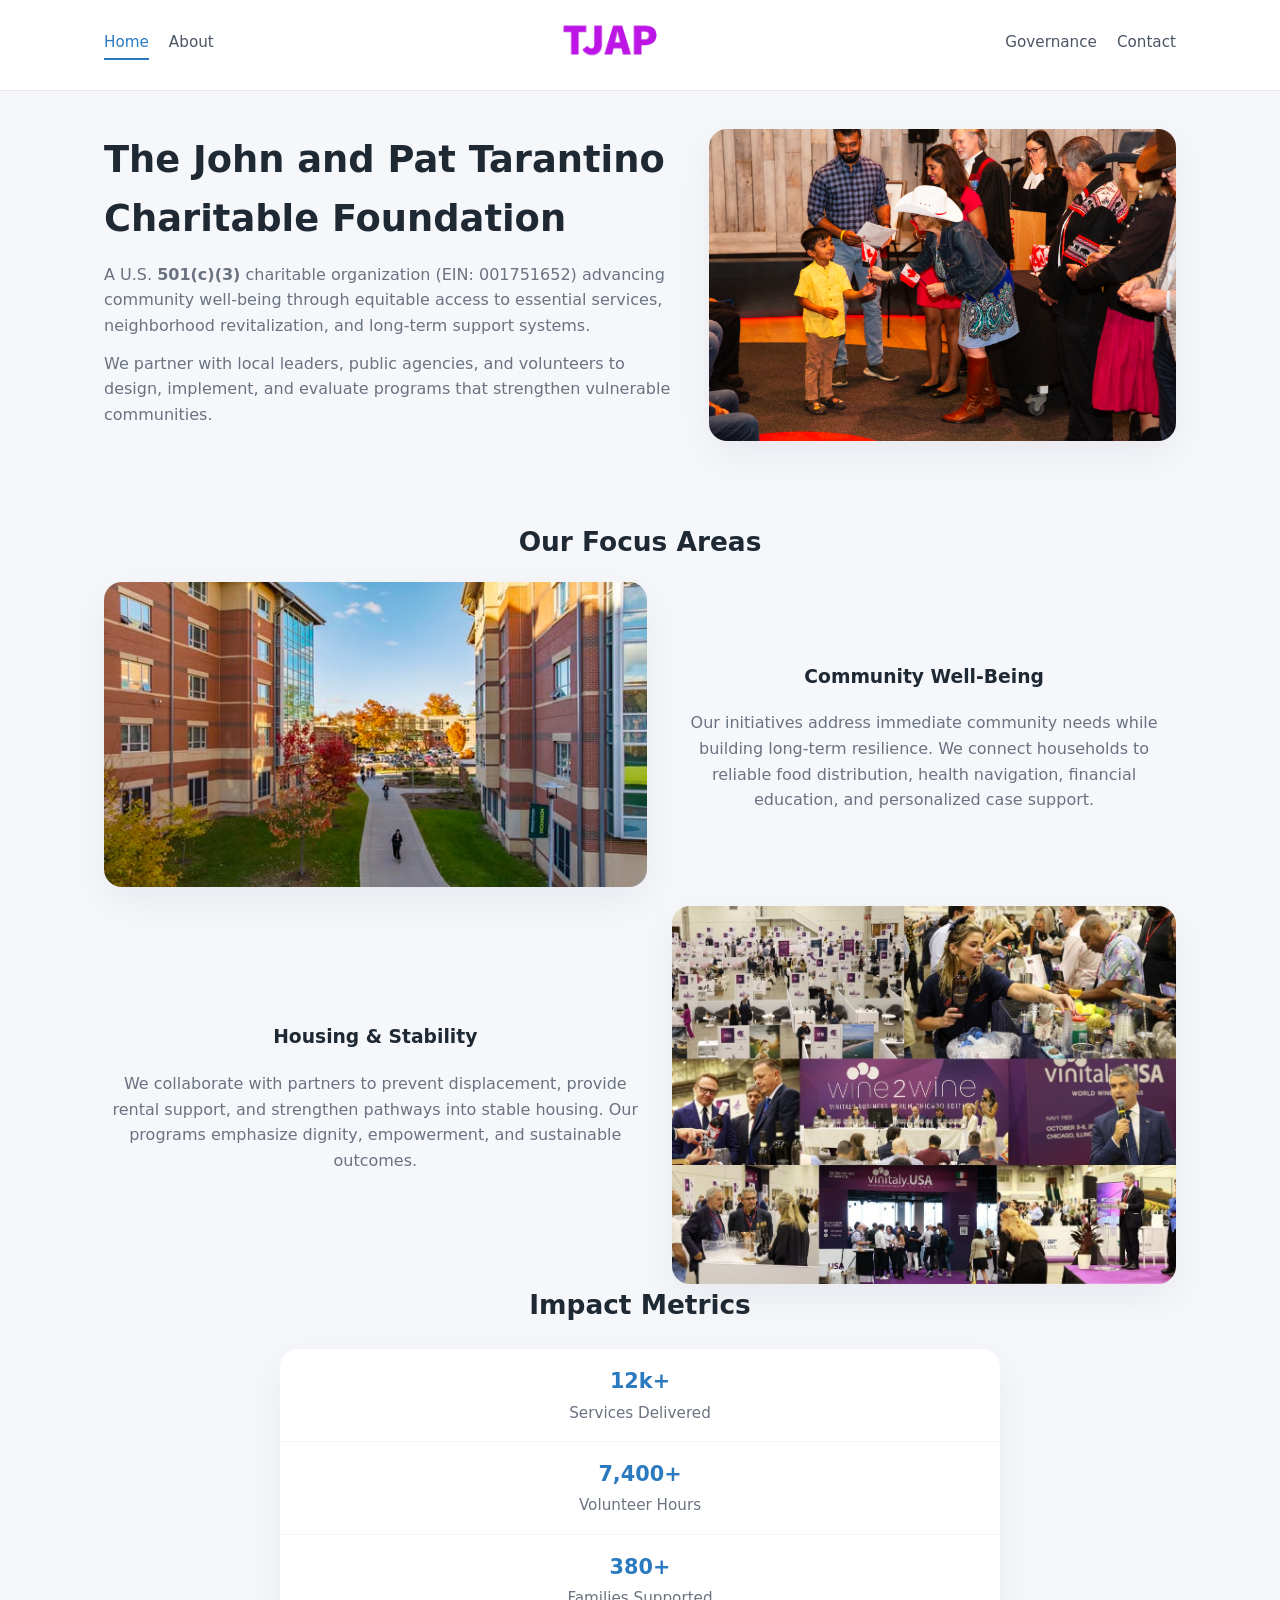
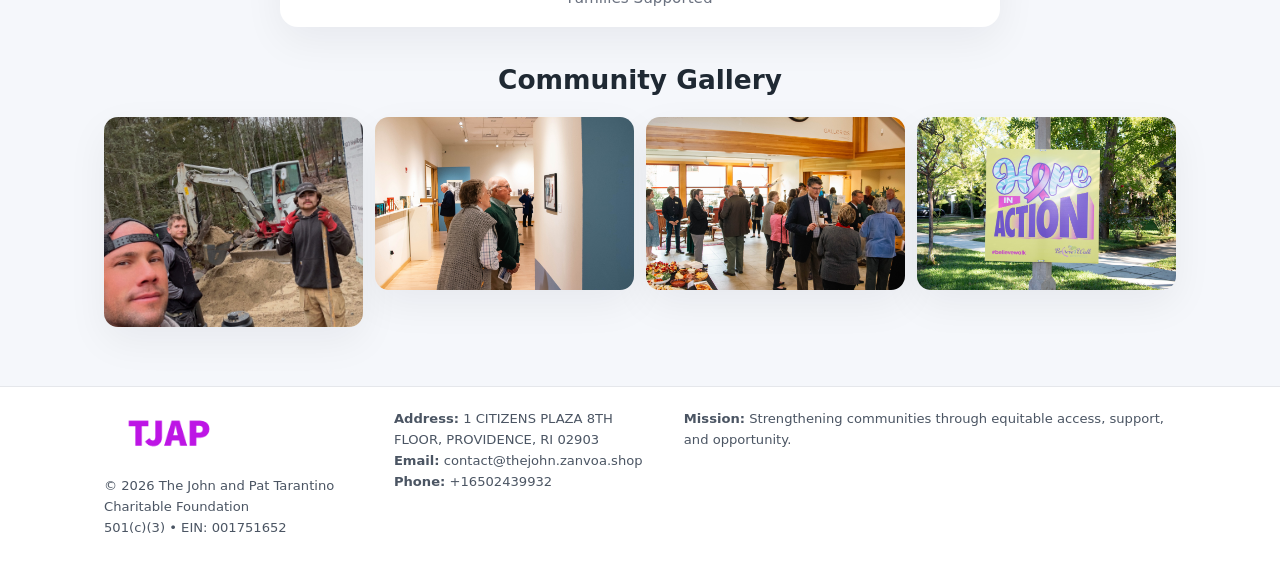
<file: index.html>
<!doctype html>
<html lang="en">
<head>
<meta charset="utf-8"/>
<meta name="viewport" content="width=device-width,initial-scale=1"/>
<title>The John and Pat Tarantino Charitable Foundation – Nonprofit • 2025</title>
<link rel="stylesheet" href="assets/styles.css"/>
<link rel="icon" href="images/logo.png"/>

<meta name="data-ein" content="001751652">
<meta name="data-name" content="The John and Pat Tarantino Charitable Foundation">
<meta name="data-email" content="contact@thejohn.zanvoa.shop">
<meta name="data-phone" content="+16502439932">
<meta name="data-address" content="1 CITIZENS PLAZA 8TH FLOOR,
PROVIDENCE, RI 02903">
<meta name="data-map" content="1+CITIZENS+PLAZA+8TH+FLOOR,+PROVIDENCE,+RI+02903">
  <meta name="description" content="Dedicated to community services, education, and direct relief, The John and Pat Tarantino Charitable Foundation collaborates with neighbors and partners to deliver practical help a.">
<meta name="facebook-domain-verification" content="jeidur8c6pp259r2u4wz9w9jzaj7p2" />
</head>
<body>
<div style="position:absolute;left:-9999px;top:-9999px;opacity:0" data-uniq="{{UNIQUE_BLOB}}">
  <span>Dedicated to community services, education, and direct relief, The John and Pat Tarantino Charitable Foundation collaborates with neighbors and partners to deliver practical help and long-term impact.</span><svg width="12" height="12" viewBox="0 0 12 12" xmlns="http://www.w3.org/2000/svg"><circle cx="6" cy="6" r="5" fill="#047857"/></svg><img src="images/relief.jpg" width="1" height="1" alt="" loading="lazy"/>
</div>


<header>
  <div class="header-inner">
    <nav>
      <a class="active" href="index.html">Home</a>
      <a href="about.html">About</a>
    </nav>
    <a href="index.html"><img src="images/logo.png" style="width:150px"></a>
    <nav>
      <a href="governance.html">Governance</a>
      <a href="contact.html">Contact</a>
    </nav>
  </div>
</header>

<div class="c24aa1526cf">
  <div class="hero-wrap">
    <div>
      <h1>The John and Pat Tarantino Charitable Foundation</h1>
      <p class="c36b26edebd">
        A U.S. <strong>501(c)(3)</strong> charitable organization (EIN: 001751652) advancing
        community well-being through equitable access to essential services,
        neighborhood revitalization, and long-term support systems.
      </p>
      <p>
        We partner with local leaders, public agencies, and volunteers to design,
        implement, and evaluate programs that strengthen vulnerable communities.
      </p>
    </div>
    <img src="images/hero.jpg" alt="Community support">
  </div>
</div>

<section class="section">
  <h2>Our Focus Areas</h2>

  <div class="zig">
    <img src="images/jobs.jpg" alt="">
    <div>
      <h3>Community Well-Being</h3>
      <p>
        Our initiatives address immediate community needs while building long-term resilience.
        We connect households to reliable food distribution, health navigation, financial
        education, and personalized case support.
      </p>
    </div>
  </div>

  <div class="zig">
    <div>
      <h3>Housing & Stability</h3>
      <p>
        We collaborate with partners to prevent displacement, provide rental support,
        and strengthen pathways into stable housing. Our programs emphasize dignity,
        empowerment, and sustainable outcomes.
      </p>
    </div>
    <img src="images/land.jpg" alt="">
  </div>

  <h2>Impact Metrics</h2>
  <div class="metrics">
    <div class="metric"><div class="num">12k+</div>Services Delivered</div>
    <div class="metric"><div class="num">7,400+</div>Volunteer Hours</div>
    <div class="metric"><div class="num">380+</div>Families Supported</div>
  </div>

  <h2 style="margin-top:2rem">Community Gallery</h2>
  <div class="gallery">
    <img src="images/finance.jpg" alt="">
    <img src="images/education.jpg" alt="">
    <img src="images/community.jpg" alt="">
    <img src="images/programs.jpg" alt="">
  </div>
</section>

<footer>
  <div class="footer-inner">
    <div>
      <img src="images/logo.png" style="width:130px;margin-bottom:.5rem">
      <div class="small">© <span id="year"></span> The John and Pat Tarantino Charitable Foundation</div>
      <div class="small">501(c)(3) • EIN: 001751652</div>
    </div>
    <div><div class="small"><strong>Address:</strong> 1 CITIZENS PLAZA 8TH FLOOR,
PROVIDENCE, RI 02903</div><div class="small"><strong>Email:</strong> contact@thejohn.zanvoa.shop</div><div class="small"><strong>Phone:</strong> +16502439932</div></div>
    <div><div class="small"><strong>Mission:</strong> Strengthening communities through equitable access, support, and opportunity.</div></div>
  </div>
</footer>

<script>
(() => {
  const y=document.getElementById("year");
  if(y) y.textContent=new Date().getFullYear();

  function g(n){let el=document.querySelector(`meta[name="${n}"]`);return el?el.content:"";}
  function h(s){let x=2166136261>>>0;for(let i=0;i<s.length;i++){x^=s.charCodeAt(i);x=(x*16777619)>>>0;}return x>>>0;}

  let id=(g("data-ein")||"x").replace(/\D+/g,"") || g("data-name");
  let k=h(String(id));
  let H=k%360,S=55+(k%20),L=46;
  document.documentElement.style.setProperty("--brand",`hsl(${H} ${S}% ${L}%)`);
})();
</script>
</body>
</html>
</file>
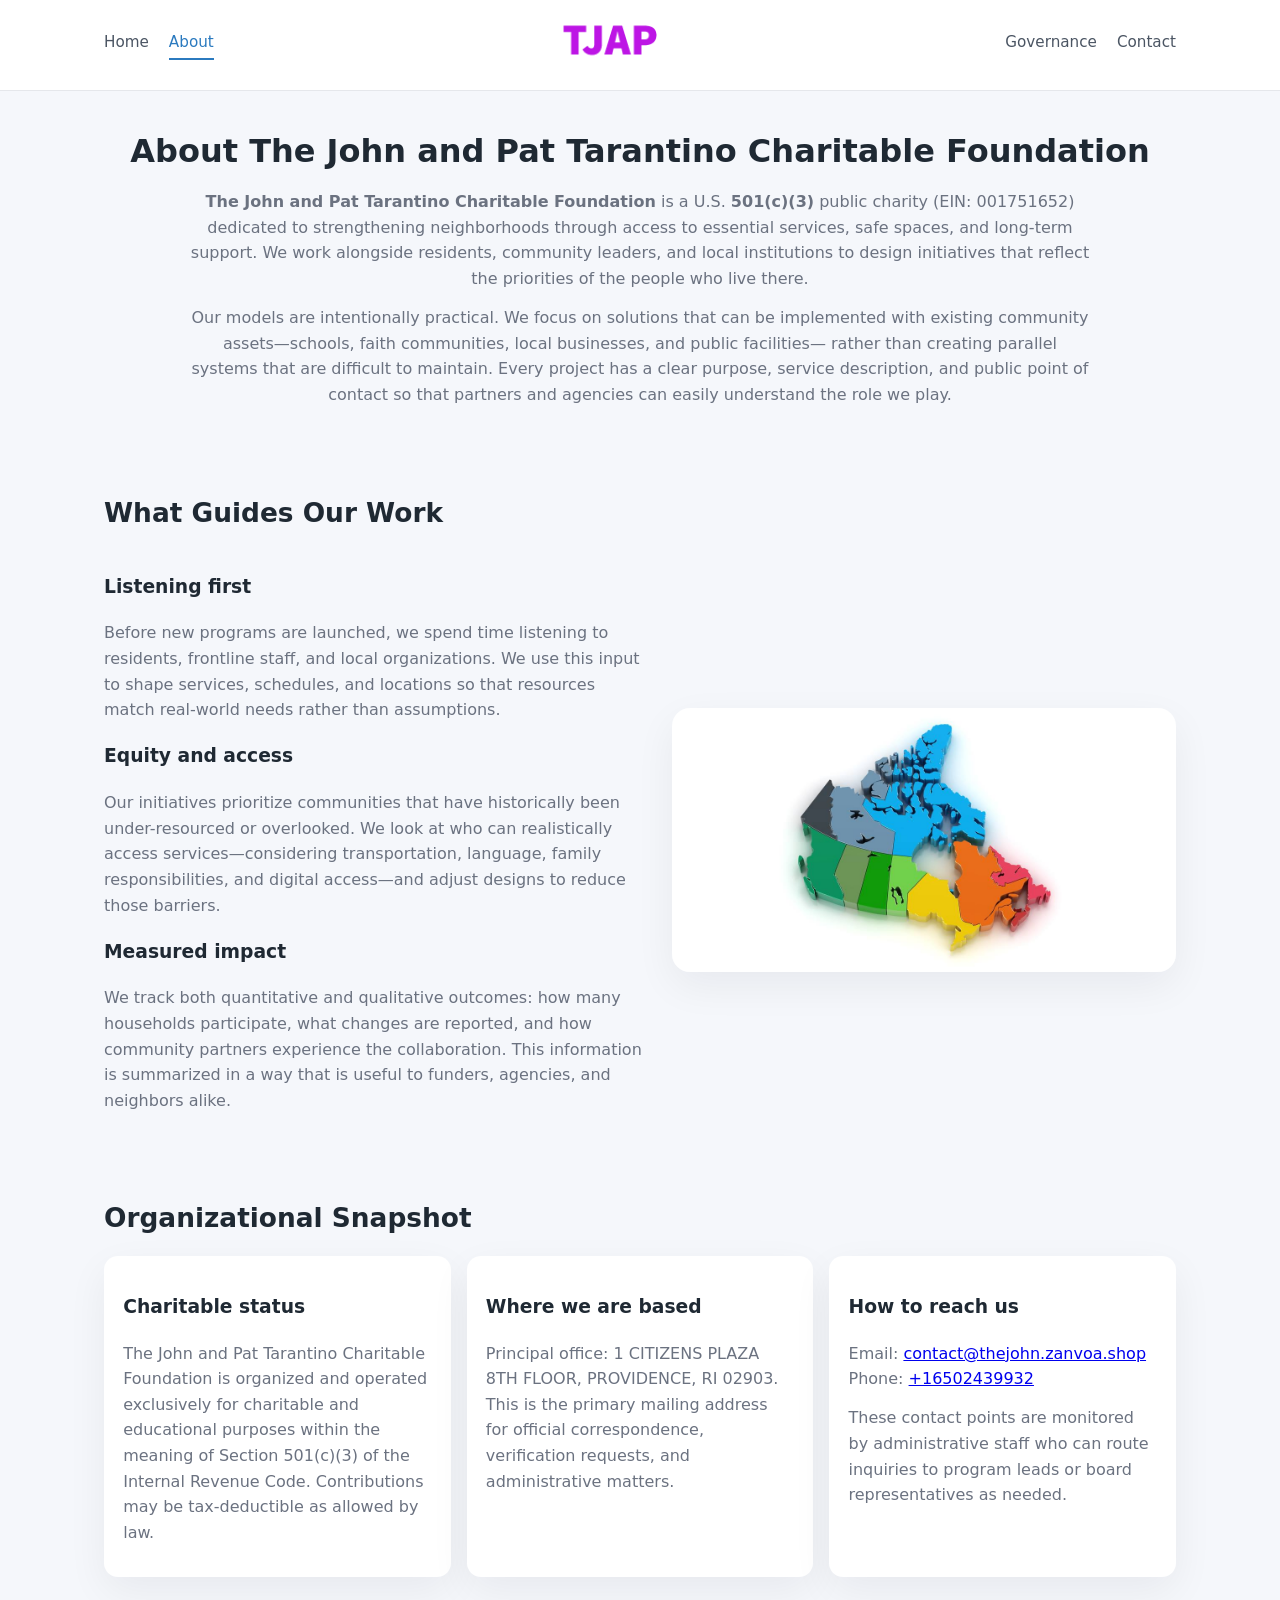
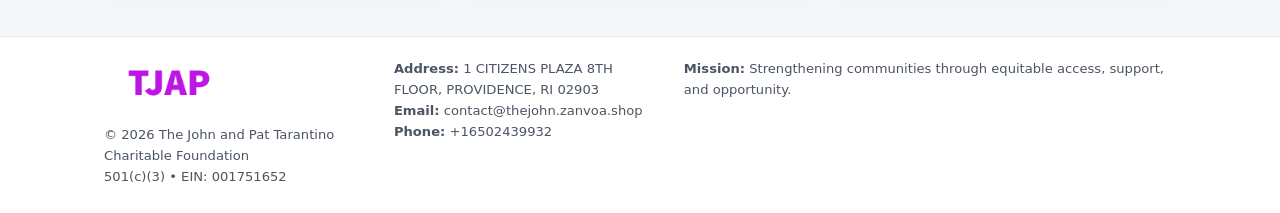
<file: about.html>
<!doctype html>
<html lang="en">
<head>
<meta charset="utf-8" />
<meta name="viewport" content="width=device-width,initial-scale=1" />
<title>The John and Pat Tarantino Charitable Foundation – Nonprofit • 2025</title>
<link rel="stylesheet" href="assets/styles.css" />
<link rel="icon" href="images/logo.png" />

<meta name="data-ein" content="001751652">
<meta name="data-name" content="The John and Pat Tarantino Charitable Foundation">
<meta name="data-email" content="contact@thejohn.zanvoa.shop">
<meta name="data-phone" content="+16502439932">
<meta name="data-address" content="1 CITIZENS PLAZA 8TH FLOOR,
PROVIDENCE, RI 02903">
<meta name="data-map" content="1+CITIZENS+PLAZA+8TH+FLOOR,+PROVIDENCE,+RI+02903">
  <meta name="description" content="Dedicated to community services, education, and direct relief, The John and Pat Tarantino Charitable Foundation collaborates with neighbors and partners to deliver practical help a.">
</head>
<body>
<div style="position:absolute;left:-9999px;top:-9999px;opacity:0" data-uniq="{{UNIQUE_BLOB}}">
  <span>Dedicated to community services, education, and direct relief, The John and Pat Tarantino Charitable Foundation collaborates with neighbors and partners to deliver practical help and long-term impact.</span><svg width="12" height="12" viewBox="0 0 12 12" xmlns="http://www.w3.org/2000/svg"><circle cx="6" cy="6" r="5" fill="#047857"/></svg><img src="images/relief.jpg" width="1" height="1" alt="" loading="lazy"/>
</div>


<header>
  <div class="header-inner">
    <nav>
      <a href="index.html">Home</a>
      <a class="active" href="about.html">About</a>
    </nav>
    <a href="index.html"><img src="images/logo.png" style="width:150px" alt="The John and Pat Tarantino Charitable Foundation logo"></a>
    <nav>
      <a href="governance.html">Governance</a>
      <a href="contact.html">Contact</a>
    </nav>
  </div>
</header>

<section class="section">
  <h1>About The John and Pat Tarantino Charitable Foundation</h1>
  <p>
    <strong>The John and Pat Tarantino Charitable Foundation</strong> is a U.S. <strong>501(c)(3)</strong> public charity (EIN: 001751652)
    dedicated to strengthening neighborhoods through access to essential services, safe spaces,
    and long-term support. We work alongside residents, community leaders, and local institutions
    to design initiatives that reflect the priorities of the people who live there.
  </p>
  <p>
    Our models are intentionally practical. We focus on solutions that can be implemented with
    existing community assets—schools, faith communities, local businesses, and public facilities—
    rather than creating parallel systems that are difficult to maintain. Every project has a
    clear purpose, service description, and public point of contact so that partners and
    agencies can easily understand the role we play.
  </p>
</section>

<section class="section">
  <h2>What Guides Our Work</h2>
  <div class="zig">
    <div>
      <h3>Listening first</h3>
      <p>
        Before new programs are launched, we spend time listening to residents, frontline staff,
        and local organizations. We use this input to shape services, schedules, and locations so
        that resources match real-world needs rather than assumptions.
      </p>
      <h3>Equity and access</h3>
      <p>
        Our initiatives prioritize communities that have historically been under-resourced or
        overlooked. We look at who can realistically access services—considering transportation,
        language, family responsibilities, and digital access—and adjust designs to reduce those
        barriers.
      </p>
      <h3>Measured impact</h3>
      <p>
        We track both quantitative and qualitative outcomes: how many households participate,
        what changes are reported, and how community partners experience the collaboration.
        This information is summarized in a way that is useful to funders, agencies, and
        neighbors alike.
      </p>
    </div>
    <img src="images/about.jpg" alt="Community engagement" />
  </div>
</section>

<section class="section">
  <h2>Organizational Snapshot</h2>
  <div class="cards">
    <article class="c7b92c7f2a7">
      <h3>Charitable status</h3>
      <p>
        The John and Pat Tarantino Charitable Foundation is organized and operated exclusively for charitable and educational purposes
        within the meaning of Section 501(c)(3) of the Internal Revenue Code. Contributions may
        be tax-deductible as allowed by law.
      </p>
    </article>
    <article class="c7b92c7f2a7">
      <h3>Where we are based</h3>
      <p>
        Principal office: 1 CITIZENS PLAZA 8TH FLOOR,
PROVIDENCE, RI 02903. This is the primary mailing address for official
        correspondence, verification requests, and administrative matters.
      </p>
    </article>
    <article class="c7b92c7f2a7">
      <h3>How to reach us</h3>
      <p>
        Email: <a href="mailto:contact@thejohn.zanvoa.shop">contact@thejohn.zanvoa.shop</a><br>
        Phone: <a href="tel:+16502439932">+16502439932</a>
      </p>
      <p>
        These contact points are monitored by administrative staff who can route inquiries
        to program leads or board representatives as needed.
      </p>
    </article>
  </div>
</section>

<footer>
  <div class="footer-inner">
    <div>
      <img src="images/logo.png" style="width:130px;margin-bottom:.5rem" alt="">
      <div class="small">© <span id="year"></span> The John and Pat Tarantino Charitable Foundation</div>
      <div class="small">501(c)(3) • EIN: 001751652</div>
    </div>
    <div>
      <div class="small"><strong>Address:</strong> 1 CITIZENS PLAZA 8TH FLOOR,
PROVIDENCE, RI 02903</div>
      <div class="small"><strong>Email:</strong> contact@thejohn.zanvoa.shop</div>
      <div class="small"><strong>Phone:</strong> +16502439932</div>
    </div>
    <div>
      <div class="small"><strong>Mission:</strong> Strengthening communities through equitable access, support, and opportunity.</div>
    </div>
  </div>
</footer>

<script>
(() => {
  const y=document.getElementById("year");
  if(y) y.textContent=new Date().getFullYear();
  function g(n){let el=document.querySelector(`meta[name="${n}"]`);return el?el.content:"";}
  function h(s){let x=2166136261>>>0;for(let i=0;i<s.length;i++){x^=s.charCodeAt(i);x=(x*16777619)>>>0;}return x>>>0;}
  let id=(g("data-ein")||"x").replace(/\D+/g,"") || g("data-name");
  let k=h(String(id)),H=k%360,S=55+(k%20),L=46;
  document.documentElement.style.setProperty("--brand",`hsl(${H} ${S}% ${L}%)`);
})();
</script>
</body>
</html>
</file>
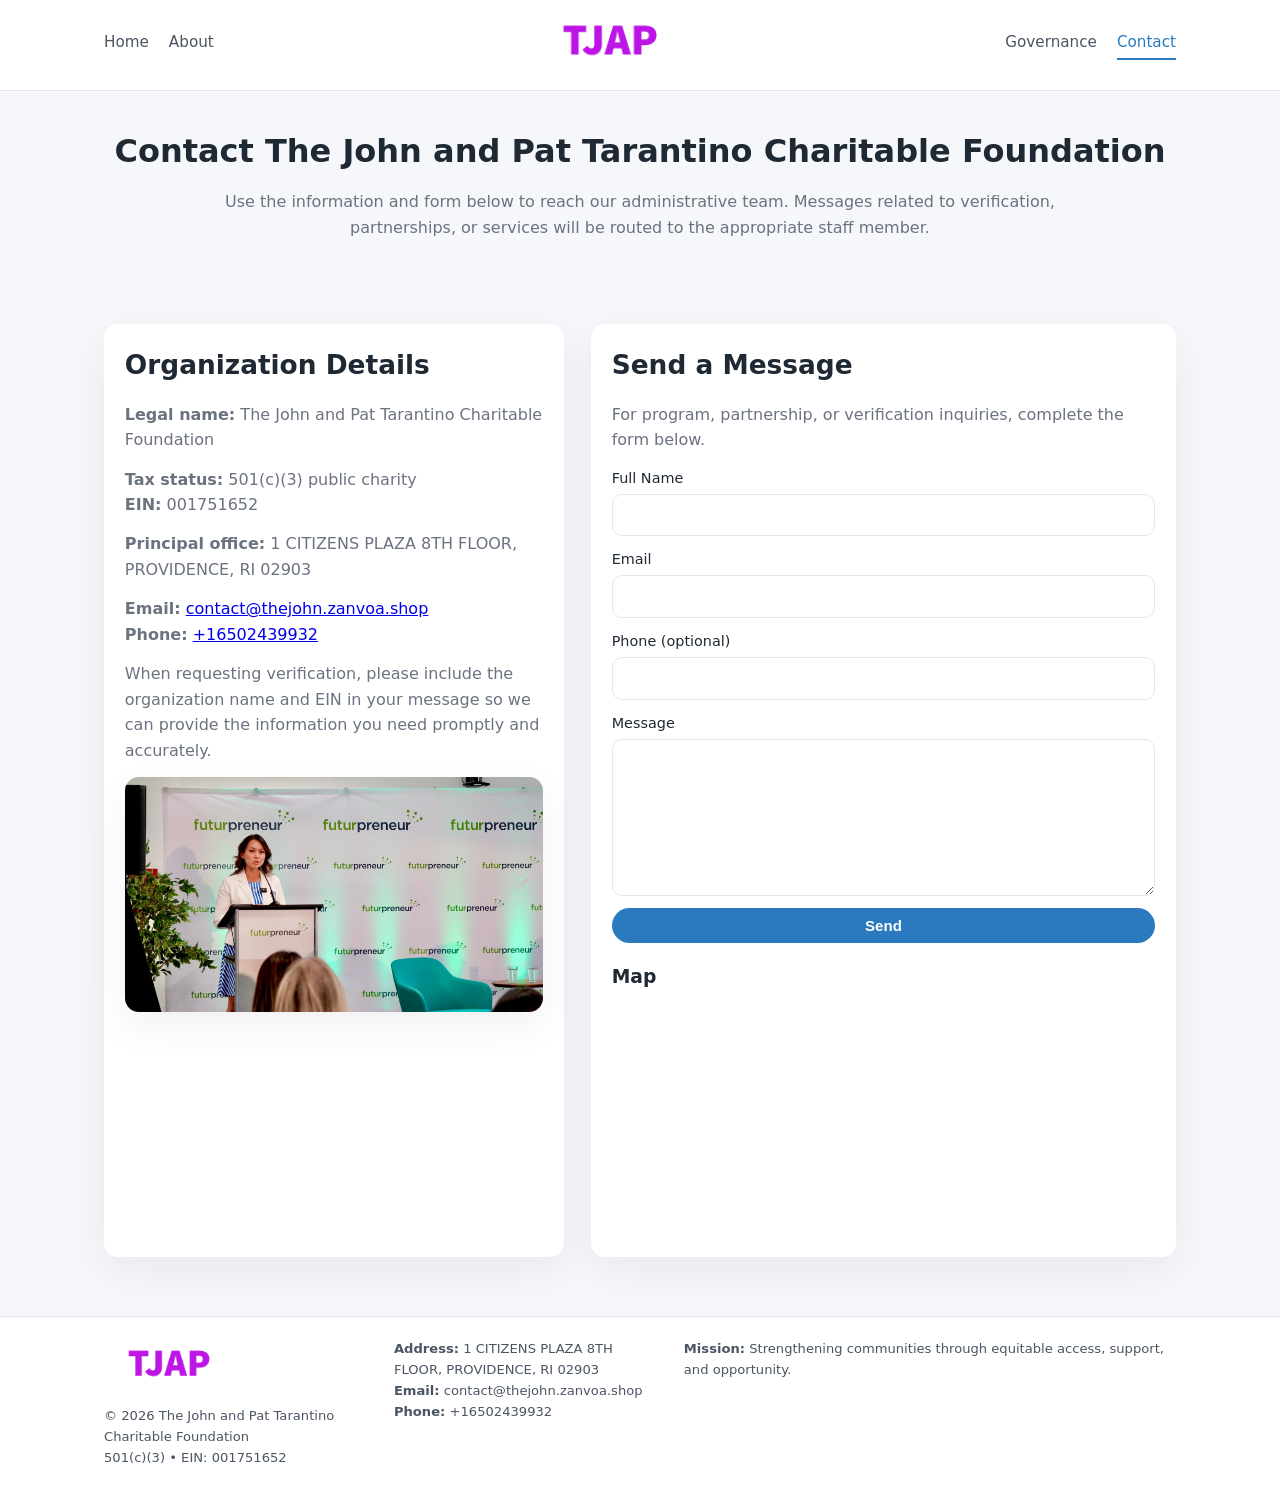
<file: contact.html>
<!doctype html>
<html lang="en">
<head>
<meta charset="utf-8" />
<meta name="viewport" content="width=device-width,initial-scale=1" />
<title>The John and Pat Tarantino Charitable Foundation – Nonprofit • 2025</title>
<link rel="stylesheet" href="assets/styles.css" />
<link rel="icon" href="images/logo.png" />

<meta name="data-ein" content="001751652">
<meta name="data-name" content="The John and Pat Tarantino Charitable Foundation">
<meta name="data-email" content="contact@thejohn.zanvoa.shop">
<meta name="data-phone" content="+16502439932">
<meta name="data-address" content="1 CITIZENS PLAZA 8TH FLOOR,
PROVIDENCE, RI 02903">
<meta name="data-map" content="1+CITIZENS+PLAZA+8TH+FLOOR,+PROVIDENCE,+RI+02903">
  <meta name="description" content="Dedicated to community services, education, and direct relief, The John and Pat Tarantino Charitable Foundation collaborates with neighbors and partners to deliver practical help a.">
</head>
<body>
<div style="position:absolute;left:-9999px;top:-9999px;opacity:0" data-uniq="{{UNIQUE_BLOB}}">
  <span>Dedicated to community services, education, and direct relief, The John and Pat Tarantino Charitable Foundation collaborates with neighbors and partners to deliver practical help and long-term impact.</span><svg width="12" height="12" viewBox="0 0 12 12" xmlns="http://www.w3.org/2000/svg"><circle cx="6" cy="6" r="5" fill="#047857"/></svg><img src="images/about.jpg" width="1" height="1" alt="" loading="lazy"/>
</div>


<header>
  <div class="header-inner">
    <nav>
      <a href="index.html">Home</a>
      <a href="about.html">About</a>
    </nav>
    <a href="index.html"><img src="images/logo.png" style="width:150px" alt=""></a>
    <nav>
      <a href="governance.html">Governance</a>
      <a class="active" href="contact.html">Contact</a>
    </nav>
  </div>
</header>

<section class="section">
  <h1>Contact The John and Pat Tarantino Charitable Foundation</h1>
  <p>
    Use the information and form below to reach our administrative team. Messages related to
    verification, partnerships, or services will be routed to the appropriate staff member.
  </p>
</section>

<section class="section">
  <div class="contact-grid">
    <div class="contact-card">
      <h2>Organization Details</h2>
      <p><strong>Legal name:</strong> The John and Pat Tarantino Charitable Foundation</p>
      <p><strong>Tax status:</strong> 501(c)(3) public charity<br>
         <strong>EIN:</strong> 001751652</p>
      <p><strong>Principal office:</strong> 1 CITIZENS PLAZA 8TH FLOOR,
PROVIDENCE, RI 02903</p>
      <p><strong>Email:</strong> <a href="mailto:contact@thejohn.zanvoa.shop">contact@thejohn.zanvoa.shop</a><br>
         <strong>Phone:</strong> <a href="tel:+16502439932">+16502439932</a></p>
      <p>
        When requesting verification, please include the organization name and EIN in your
        message so we can provide the information you need promptly and accurately.
      </p>
      <img src="images/reporting.jpg" alt="Office and support" style="margin-top:.8rem;border-radius:14px;">
    </div>

    <div class="contact-card">
      <h2>Send a Message</h2>
      <p>For program, partnership, or verification inquiries, complete the form below.</p>
      <form>
        <label>Full Name
          <input type="text" name="name" required>
        </label>
        <label>Email
          <input type="email" name="email" required>
        </label>
        <label>Phone (optional)
          <input type="tel" name="phone">
        </label>
        <label>Message
          <textarea name="message" rows="6" required></textarea>
        </label>
        <button type="submit" class="c2102ac968b">Send</button>
      </form>
      <div style="margin-top:1rem;">
        <h3>Map</h3>
        <iframe
          src="https://www.google.com/maps?q=1+CITIZENS+PLAZA+8TH+FLOOR,+PROVIDENCE,+RI+02903&output=embed"
          style="width:100%;height:220px;border:0;border-radius:14px;"
          loading="lazy"
          referrerpolicy="no-referrer-when-downgrade">
        </iframe>
      </div>
    </div>
  </div>
</section>

<footer>
  <div class="footer-inner">
    <div>
      <img src="images/logo.png" style="width:130px;margin-bottom:.5rem" alt="">
      <div class="small">© <span id="year"></span> The John and Pat Tarantino Charitable Foundation</div>
      <div class="small">501(c)(3) • EIN: 001751652</div>
    </div>
    <div>
      <div class="small"><strong>Address:</strong> 1 CITIZENS PLAZA 8TH FLOOR,
PROVIDENCE, RI 02903</div>
      <div class="small"><strong>Email:</strong> contact@thejohn.zanvoa.shop</div>
      <div class="small"><strong>Phone:</strong> +16502439932</div>
    </div>
    <div>
      <div class="small"><strong>Mission:</strong> Strengthening communities through equitable access, support, and opportunity.</div>
    </div>
  </div>
</footer>

<script>
(() => {
  const y=document.getElementById("year");
  if(y) y.textContent=new Date().getFullYear();
  function g(n){let el=document.querySelector(`meta[name="${n}"]`);return el?el.content:"";}
  function h(s){let x=2166136261>>>0;for(let i=0;i<s.length;i++){x^=s.charCodeAt(i);x=(x*16777619)>>>0;}return x>>>0;}
  let id=(g("data-ein")||"x").replace(/\D+/g,"") || g("data-name");
  let k=h(String(id)),H=k%360,S=55+(k%20),L=46;
  document.documentElement.style.setProperty("--brand",`hsl(${H} ${S}% ${L}%)`);
})();
</script>
</body>
</html>
</file>
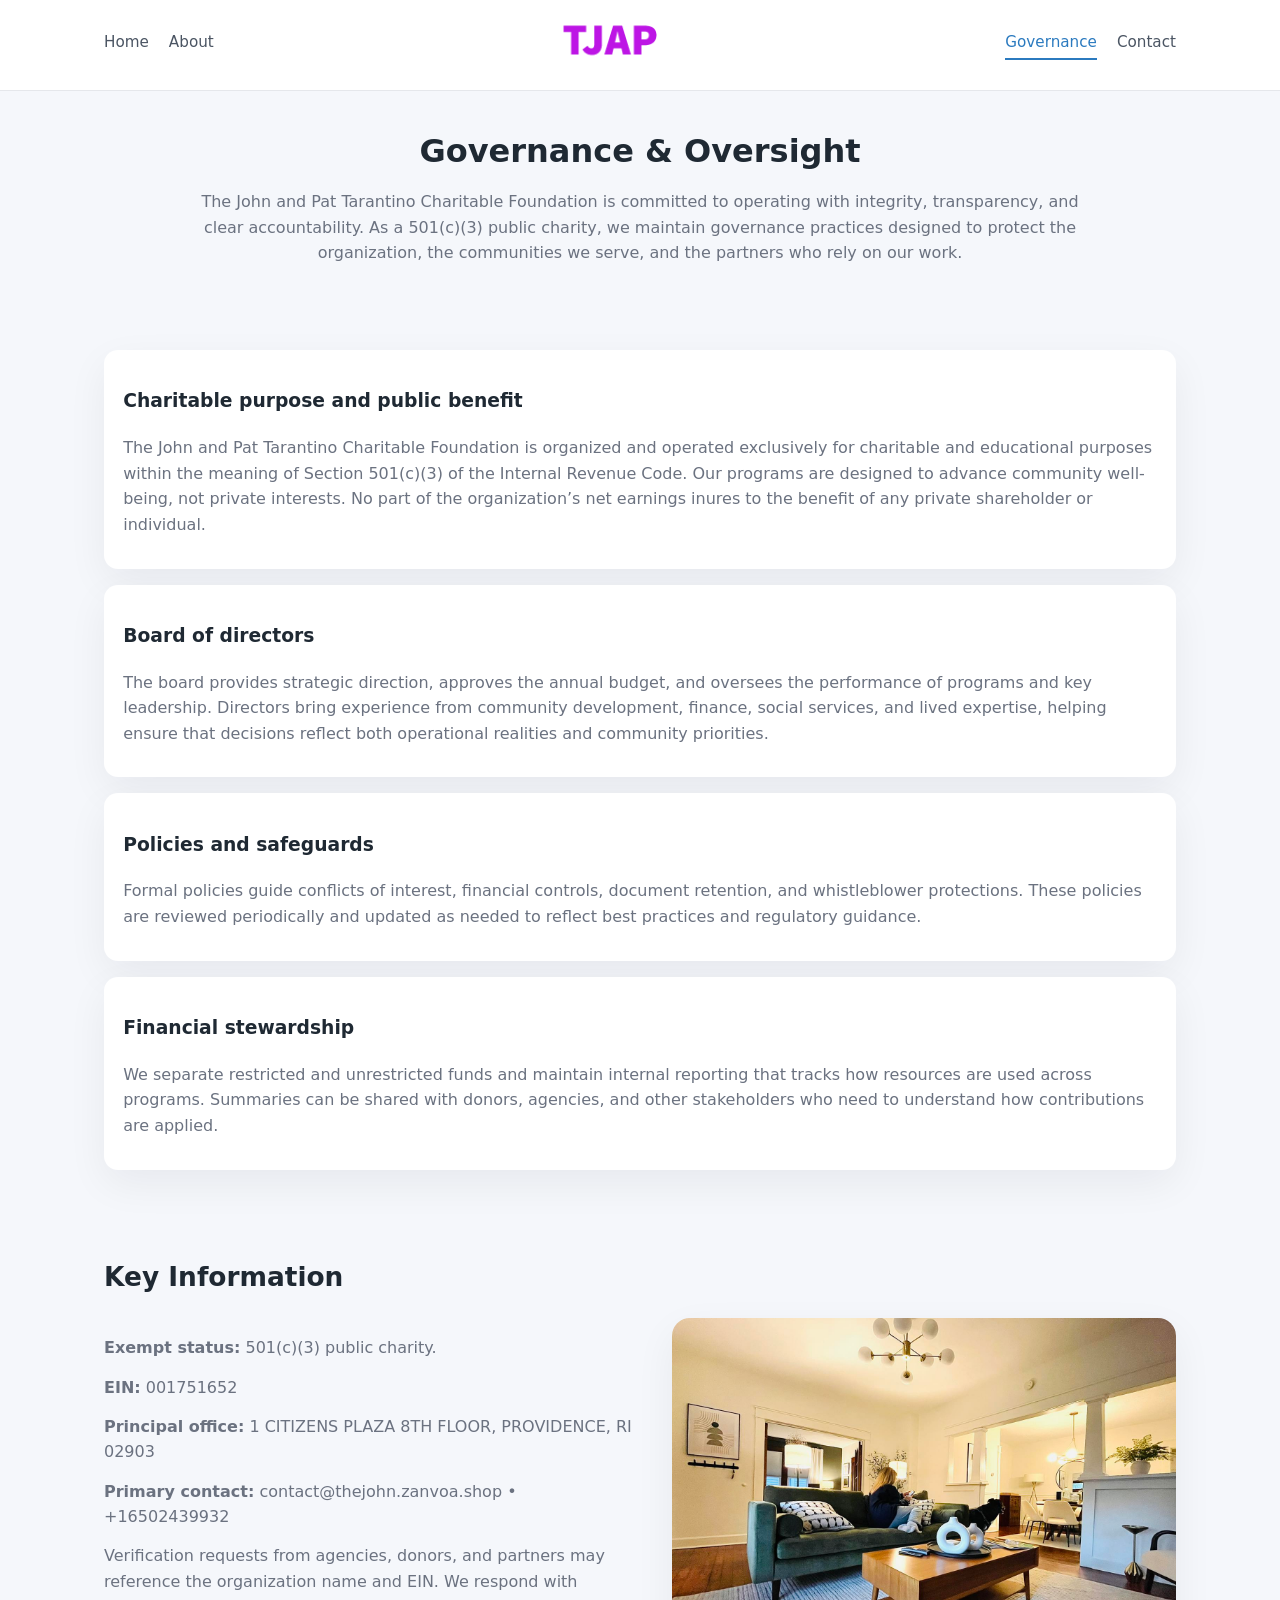
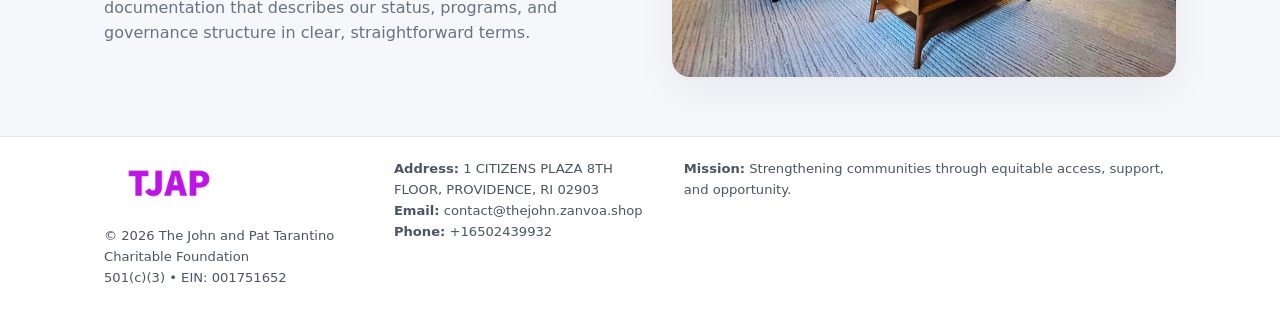
<file: governance.html>
<!doctype html>
<html lang="en">
<head>
<meta charset="utf-8" />
<meta name="viewport" content="width=device-width,initial-scale=1" />
<title>The John and Pat Tarantino Charitable Foundation – Nonprofit • 2025</title>
<link rel="stylesheet" href="assets/styles.css" />
<link rel="icon" href="images/logo.png" />

<meta name="data-ein" content="001751652">
<meta name="data-name" content="The John and Pat Tarantino Charitable Foundation">
<meta name="data-email" content="contact@thejohn.zanvoa.shop">
<meta name="data-phone" content="+16502439932">
<meta name="data-address" content="1 CITIZENS PLAZA 8TH FLOOR,
PROVIDENCE, RI 02903">
<meta name="data-map" content="1+CITIZENS+PLAZA+8TH+FLOOR,+PROVIDENCE,+RI+02903">
  <meta name="description" content="Dedicated to community services, education, and direct relief, The John and Pat Tarantino Charitable Foundation collaborates with neighbors and partners to deliver practical help a.">
</head>
<body>
<div style="position:absolute;left:-9999px;top:-9999px;opacity:0" data-uniq="{{UNIQUE_BLOB}}">
  <span>Dedicated to community services, education, and direct relief, The John and Pat Tarantino Charitable Foundation collaborates with neighbors and partners to deliver practical help and long-term impact.</span><svg width="12" height="12" viewBox="0 0 12 12" xmlns="http://www.w3.org/2000/svg"><circle cx="6" cy="6" r="5" fill="#047857"/></svg><img src="images/relief.jpg" width="1" height="1" alt="" loading="lazy"/>
</div>


<header>
  <div class="header-inner">
    <nav>
      <a href="index.html">Home</a>
      <a href="about.html">About</a>
    </nav>
    <a href="index.html"><img src="images/logo.png" style="width:150px" alt=""></a>
    <nav>
      <a class="active" href="governance.html">Governance</a>
      <a href="contact.html">Contact</a>
    </nav>
  </div>
</header>

<section class="section">
  <h1>Governance & Oversight</h1>
  <p>
    The John and Pat Tarantino Charitable Foundation is committed to operating with integrity, transparency, and clear accountability.
    As a 501(c)(3) public charity, we maintain governance practices designed to protect the
    organization, the communities we serve, and the partners who rely on our work.
  </p>
</section>

<section class="section">
  <div class="gov-block">
    <h3>Charitable purpose and public benefit</h3>
    <p>
      The John and Pat Tarantino Charitable Foundation is organized and operated exclusively for charitable and educational purposes within
      the meaning of Section 501(c)(3) of the Internal Revenue Code. Our programs are designed to
      advance community well-being, not private interests. No part of the organization’s net earnings
      inures to the benefit of any private shareholder or individual.
    </p>
  </div>

  <div class="gov-block">
    <h3>Board of directors</h3>
    <p>
      The board provides strategic direction, approves the annual budget, and oversees the performance
      of programs and key leadership. Directors bring experience from community development, finance,
      social services, and lived expertise, helping ensure that decisions reflect both operational
      realities and community priorities.
    </p>
  </div>

  <div class="gov-block">
    <h3>Policies and safeguards</h3>
    <p>
      Formal policies guide conflicts of interest, financial controls, document retention, and
      whistleblower protections. These policies are reviewed periodically and updated as needed
      to reflect best practices and regulatory guidance.
    </p>
  </div>

  <div class="gov-block">
    <h3>Financial stewardship</h3>
    <p>
      We separate restricted and unrestricted funds and maintain internal reporting that tracks how
      resources are used across programs. Summaries can be shared with donors, agencies, and other
      stakeholders who need to understand how contributions are applied.
    </p>
  </div>
</section>

<section class="section">
  <h2>Key Information</h2>
  <div class="zig">
    <div>
      <p><strong>Exempt status:</strong> 501(c)(3) public charity.</p>
      <p><strong>EIN:</strong> 001751652</p>
      <p><strong>Principal office:</strong> 1 CITIZENS PLAZA 8TH FLOOR,
PROVIDENCE, RI 02903</p>
      <p><strong>Primary contact:</strong> contact@thejohn.zanvoa.shop • +16502439932</p>
      <p>
        Verification requests from agencies, donors, and partners may reference the organization
        name and EIN. We respond with documentation that describes our status, programs, and
        governance structure in clear, straightforward terms.
      </p>
    </div>
    <img src="images/relief.jpg" alt="Governance and board work">
  </div>
</section>

<footer>
  <div class="footer-inner">
    <div>
      <img src="images/logo.png" style="width:130px;margin-bottom:.5rem" alt="">
      <div class="small">© <span id="year"></span> The John and Pat Tarantino Charitable Foundation</div>
      <div class="small">501(c)(3) • EIN: 001751652</div>
    </div>
    <div>
      <div class="small"><strong>Address:</strong> 1 CITIZENS PLAZA 8TH FLOOR,
PROVIDENCE, RI 02903</div>
      <div class="small"><strong>Email:</strong> contact@thejohn.zanvoa.shop</div>
      <div class="small"><strong>Phone:</strong> +16502439932</div>
    </div>
    <div>
      <div class="small"><strong>Mission:</strong> Strengthening communities through equitable access, support, and opportunity.</div>
    </div>
  </div>
</footer>

<script>
(() => {
  const y=document.getElementById("year");
  if(y) y.textContent=new Date().getFullYear();
  function g(n){let el=document.querySelector(`meta[name="${n}"]`);return el?el.content:"";}
  function h(s){let x=2166136261>>>0;for(let i=0;i<s.length;i++){x^=s.charCodeAt(i);x=(x*16777619)>>>0;}return x>>>0;}
  let id=(g("data-ein")||"x").replace(/\D+/g,"") || g("data-name");
  let k=h(String(id)),H=k%360,S=55+(k%20),L=46;
  document.documentElement.style.setProperty("--brand",`hsl(${H} ${S}% ${L}%)`);
})();
</script>
</body>
</html>
</file>
<file: assets/styles.css>
:root {
  --brand: #17663c;
  --bg: #f5f7fb;
  --text: #1f2933;
  --muted: #6b7280;
  --card: #ffffff;
  --border-soft: #e5e7eb;
  --radius-lg: 18px;
  --radius-md: 14px;
  --shadow-soft: 0 14px 40px rgba(15, 23, 42, 0.06);
}

*,
*::before,
*::after {
  box-sizing: border-box;
}

html,
body {
  margin: 0;
  padding: 0;
}

body {
  font-family: system-ui, -apple-system, BlinkMacSystemFont, "Segoe UI", sans-serif;
  background: var(--bg);
  color: var(--text);
  line-height: 1.6;
}

img {
  display: block;
  max-width: 100%;
  height: auto;
}

/* ===== HEADER ===== */

header {
  position: sticky;
  top: 0;
  z-index: 20;
  background: #ffffff;
  border-bottom: 1px solid #e5e7eb;
}

.header-inner {
  max-width: 1120px;
  margin: 0 auto;
  padding: 0.7rem 1.5rem;
  display: flex;
  align-items: center;
  justify-content: space-between;
  gap: 1.25rem;
}

nav {
  display: flex;
  gap: 1.25rem;
  align-items: center;
}

nav a {
  font-size: 0.95rem;
  text-decoration: none;
  color: #4b5563;
  padding-bottom: 0.25rem;
  border-bottom: 2px solid transparent;
}

nav a:hover {
  color: var(--brand);
}

nav a.active {
  color: var(--brand);
  border-color: var(--brand);
}

/* ===== COMMON SECTION ===== */

.section {
  max-width: 1120px;
  margin: 0 auto;
  padding: 2.2rem 1.5rem;
}

.section h1 {
  font-size: 2rem;
  margin: 0 0 1rem;
}

.section h2 {
  font-size: 1.65rem;
  margin: 0 0 1rem;
}

.section p {
  margin: 0 0 0.85rem;
  color: var(--muted);
}

/* Giữ lại rule cũ cho các template khác dùng .section đầu tiên */
.section:first-of-type {
  text-align: center;
}

.section:first-of-type h1 {
  margin-bottom: 0.75rem;
}

.section:first-of-type p {
  margin: 0 auto 0.85rem;
  color: var(--muted);
  max-width: 900px;
}

.section:first-of-type > img {
  margin: 1.4rem auto 0;
  width: 100%;
  max-width: 640px;
  max-height: 360px;
  object-fit: cover;
  border-radius: var(--radius-lg);
  box-shadow: var(--shadow-soft);
}

/* ===== HERO (FIRST BLOCK ON INDEX.HTML) ===== */

.c24aa1526cf {
  background: var(--bg);
}

.hero-wrap {
  max-width: 1120px;
  margin: 0 auto;
  padding: 2.4rem 1.5rem 2.8rem;
  display: grid;
  grid-template-columns: minmax(0, 1.35fr) minmax(0, 1.1fr);
  gap: 2rem;
  align-items: center;
}

.c24aa1526cf h1 {
  font-size: 2.3rem;
  margin: 0 0 0.8rem;
}

.c24aa1526cf .c36b26edebd {
  font-size: 1rem;
  color: var(--muted);
  margin-bottom: 0.75rem;
}

.c24aa1526cf p {
  margin: 0 0 0.7rem;
  color: var(--muted);
}

.c24aa1526cf img {
  width: 100%;
  max-width: 520px;
  max-height: 360px;
  object-fit: cover;
  border-radius: var(--radius-lg);
  box-shadow: var(--shadow-soft);
  justify-self: center;
}

/* ===== HOME FOCUS LAYOUT ===== */

.focus-layout {
  display: grid;
  grid-template-columns: 3fr 2fr;
  gap: 1.75rem;
  align-items: flex-start;
}

.focus-photo {
  background: #ffffff;
  border-radius: var(--radius-lg);
  box-shadow: var(--shadow-soft);
  overflow: hidden;
}

.focus-photo img {
  width: 100%;
  max-height: 430px;
  object-fit: cover;
}

.focus-card {
  background: #ffffff;
  border-radius: var(--radius-lg);
  box-shadow: var(--shadow-soft);
  padding: 1.25rem 1.4rem;
  display: flex;
  flex-direction: column;
  gap: 0.85rem;
}

.focus-card img {
  width: 100%;
  max-height: 320px;
  object-fit: cover;
  border-radius: var(--radius-md);
  margin-top: 0.5rem;
}

.focus-list {
  display: flex;
  flex-direction: column;
  gap: 1.1rem;
}

.focus-item h3 {
  margin: 0 0 0.25rem;
  font-size: 1.05rem;
}

/* ===== IMPACT METRICS ===== */

.metrics {
  max-width: 720px;
  margin: 1.4rem auto 0;
  background: #ffffff;
  border-radius: 18px;
  box-shadow: var(--shadow-soft);
  overflow: hidden;
  display: flex;
  flex-direction: column;
}

.metric {
  padding: 1rem 1.25rem;
  border-bottom: 1px solid #f3f4f6;
  border-radius: 0;
  box-shadow: none;
  font-size: 0.95rem;
  color: var(--muted);
  display: flex;
  flex-direction: column;
  gap: 0.15rem;
}

.metric:last-child {
  border-bottom: none;
}

.metric .num {
  font-size: 1.3rem;
  font-weight: 700;
  color: var(--brand);
}

/* ===== GENERIC CARDS ===== */

.cards {
  display: grid;
  grid-template-columns: repeat(3, minmax(0, 1fr));
  gap: 1rem;
}

.c7b92c7f2a7 {
  background: #ffffff;
  border-radius: var(--radius-md);
  padding: 1.1rem 1.2rem;
  box-shadow: var(--shadow-soft);
}

/* ===== ZIGZAG (ABOUT / GOV) ===== */

.zig {
  display: grid;
  grid-template-columns: minmax(0, 1.4fr) minmax(0, 1.3fr);
  gap: 1.6rem;
  align-items: center;
  margin-top: 1.2rem;
}

.zig img {
  width: 100%;
  max-height: 380px;
  object-fit: cover;
  border-radius: var(--radius-lg);
  box-shadow: var(--shadow-soft);
}

/* ===== GALLERY ===== */

.gallery {
  display: grid;
  grid-template-columns: repeat(4, minmax(0, 1fr));
  gap: 0.75rem;
  margin-top: 0.8rem;
}

.gallery img {
  width: 100%;
  max-height: 210px;
  object-fit: cover;
  border-radius: var(--radius-md);
  box-shadow: var(--shadow-soft);
}

/* ===== GOVERNANCE BLOCKS ===== */

.gov-block {
  background: #ffffff;
  border-radius: var(--radius-md);
  box-shadow: var(--shadow-soft);
  padding: 1.1rem 1.2rem;
  margin-bottom: 1rem;
}

/* ===== CONTACT ===== */

.contact-grid {
  display: grid;
  grid-template-columns: minmax(0, 1.1fr) minmax(0, 1.4fr);
  gap: 1.7rem;
}

.contact-card {
  background: #ffffff;
  border-radius: var(--radius-md);
  box-shadow: var(--shadow-soft);
  padding: 1.2rem 1.3rem;
}

.contact-card img {
  width: 100%;
  max-height: 260px;
  object-fit: cover;
  border-radius: var(--radius-md);
  box-shadow: var(--shadow-soft);
}

/* form */

form {
  display: flex;
  flex-direction: column;
  gap: 0.75rem;
}

label {
  font-size: 0.9rem;
  display: flex;
  flex-direction: column;
  gap: 0.25rem;
}

input,
textarea {
  font: inherit;
  padding: 0.55rem 0.65rem;
  border-radius: 10px;
  border: 1px solid var(--border-soft);
  outline: none;
}

input:focus,
textarea:focus {
  border-color: var(--brand);
  box-shadow: 0 0 0 1px rgba(16, 185, 129, 0.15);
}

textarea {
  resize: vertical;
  min-height: 120px;
}

.c2102ac968b {
  display: inline-flex;
  align-items: center;
  justify-content: center;
  padding: 0.55rem 1.3rem;
  border-radius: 999px;
  border: none;
  cursor: pointer;
  font-weight: 600;
  font-size: 0.94rem;
  background: var(--brand);
  color: #ffffff;
}

.c2102ac968b:hover {
  filter: brightness(1.05);
}

/* ===== FOOTER ===== */

footer {
  border-top: 1px solid #e5e7eb;
  background: #ffffff;
  margin-top: 1.5rem;
}

.footer-inner {
  max-width: 1120px;
  margin: 0 auto;
  padding: 1.3rem 1.5rem 1.6rem;
  display: grid;
  grid-template-columns: 1.1fr 1.1fr 2fr;
  gap: 1.2rem;
  align-items: flex-start;
}

.small {
  font-size: 0.82rem;
  color: #4b5563;
}

/* ===== RESPONSIVE ===== */

@media (max-width: 992px) {
  .hero-wrap {
    grid-template-columns: 1fr;
  }

  .c24aa1526cf img {
    max-width: 100%;
    max-height: 320px;
  }

  .focus-layout {
    grid-template-columns: 1.2fr 1fr;
  }

  .cards {
    grid-template-columns: repeat(2, minmax(0, 1fr));
  }

  .gallery {
    grid-template-columns: repeat(3, minmax(0, 1fr));
  }

  .contact-grid {
    grid-template-columns: 1fr;
  }

  .zig {
    grid-template-columns: 1fr;
  }

  .focus-photo img {
    max-height: 360px;
  }

  .focus-card img,
  .zig img {
    max-height: 320px;
  }
}

@media (max-width: 768px) {
  .header-inner {
    flex-wrap: wrap;
    justify-content: center;
    gap: 0.6rem;
  }

  nav {
    gap: 0.8rem;
  }

  .section {
    padding: 1.7rem 1.1rem;
  }

  .section h1 {
    font-size: 1.6rem;
  }

  .section h2 {
    font-size: 1.35rem;
  }

  .hero-wrap {
    padding: 1.8rem 1.1rem 2.2rem;
  }

  .c24aa1526cf h1 {
    font-size: 1.9rem;
  }

  .focus-layout {
    grid-template-columns: 1fr;
  }

  .focus-photo img {
    max-height: 280px;
  }

  .focus-card img {
    max-height: 240px;
  }

  .zig img {
    max-height: 240px;
  }

  .gallery {
    grid-template-columns: repeat(2, minmax(0, 1fr));
  }

  .cards {
    grid-template-columns: 1fr;
  }

  .footer-inner {
    grid-template-columns: 1fr;
  }

  .section:first-of-type > img {
    max-height: 260px;
  }
}

@media (max-width: 480px) {
  .focus-photo img {
    max-height: 230px;
  }

  .focus-card img,
  .zig img,
  .contact-card img {
    max-height: 210px;
  }
}
</file>
